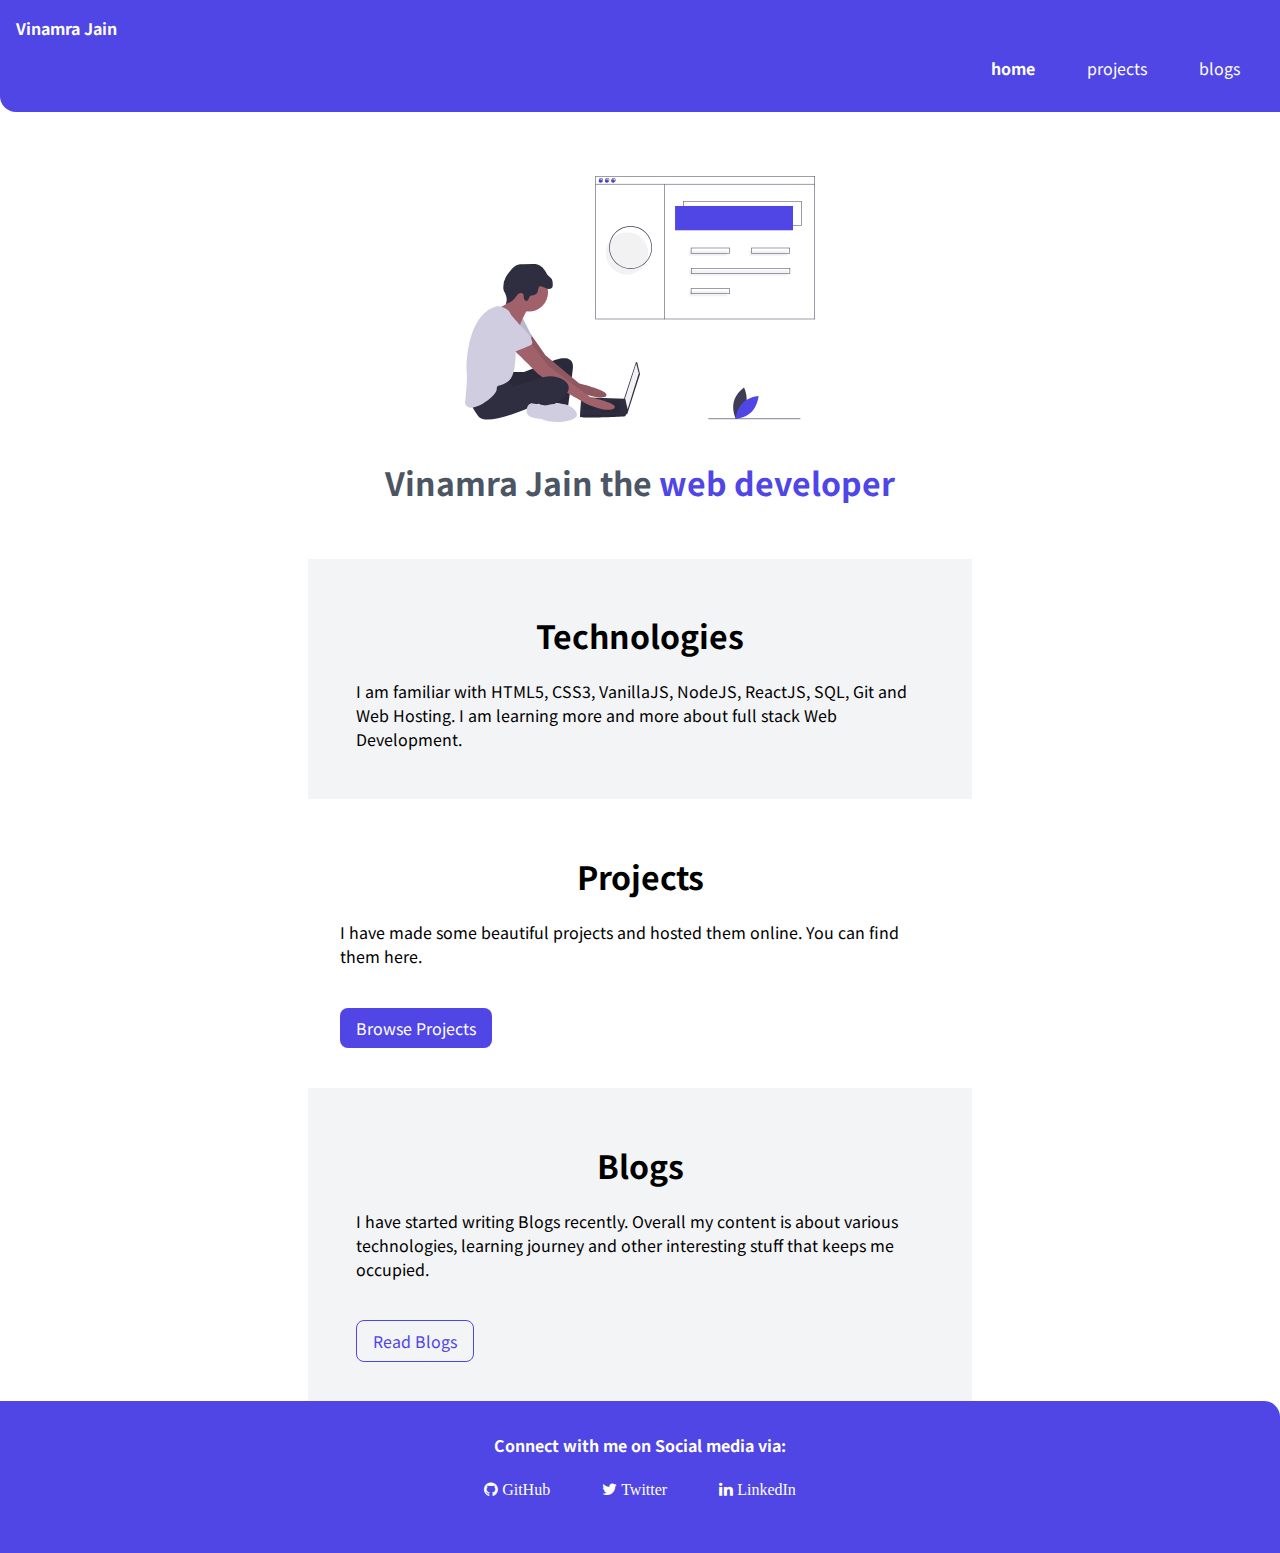
<file: index.html>
<!DOCTYPE html>
<html lang="en">
  <head>
    <meta charset="UTF-8" />
    <meta name="viewport" content="width=device-width, initial-scale=1.0" />
    <meta name="theme-color" content="#4F46E5" />
    <title>Home | Vinamra Jain</title>
    <link rel="stylesheet" href="style.css" />
    <link rel="icon" href="images/favicon.ico" />
    <link
      rel="stylesheet"
      href="https://cdnjs.cloudflare.com/ajax/libs/font-awesome/4.7.0/css/font-awesome.min.css"
    />
  </head>
  <body>
    <nav class="navigation">
      <div class="brand-name">Vinamra Jain</div>
      <ul class="list-non-bullet">
        <li class="list-item-inline">
          <a class="link link-active" href="/index.html">home</a>
        </li>
        <li class="list-item-inline">
          <a class="link" href="/projects.html">projects</a>
        </li>
        <li class="list-item-inline">
          <a class="link" href="/blogs.html">blogs</a>
        </li>
      </ul>
    </nav>

    <header class="hero">
      <img class="hero-img" src="../images/hero.svg" />
      <h1 class="hero-heading">
        Vinamra Jain the
        <span style="color: var(--primary-color)">web developer</span>
      </h1>
    </header>

    <section class="section ow">
      <div class="container container-center">
        <h1>Technologies</h1>
        <p>
          I am familiar with HTML5, CSS3, VanillaJS, NodeJS, ReactJS, SQL, Git
          and Web Hosting. I am learning more and more about full stack Web
          Development.
        </p>
      </div>
    </section>

    <section class="section">
      <div class="container container-center">
        <h1>Projects</h1>
        <p>
          I have made some beautiful projects and hosted them online. You can
          find them here.
        </p>
        <div class="link-container">
          <a class="link link-primary" href="projects.html">Browse Projects</a>
        </div>
      </div>
    </section>

    <section class="section ow">
      <div class="container container-center">
        <h1>Blogs</h1>
        <p>
          I have started writing Blogs recently. Overall my content is about
          various technologies, learning journey and other interesting stuff
          that keeps me occupied.
        </p>
        <p></p>
        <div class="link-container">
          <a class="link link-secondary" href="blogs.html">Read Blogs</a>
        </div>
      </div>
    </section>

    <footer class="footer">
      <div class="footer-header">Connect with me on Social media via:</div>

      <ul class="list-non-bullet">
        <li class="list-item-inline">
          <a
            class="link fa fa-github"
            href="https://github.com/vinamra-jain"
            target="_blank"
          >
            GitHub</a
          >
        </li>
        <li class="list-item-inline">
          <a
            class="link fa fa-twitter"
            href="https://twitter.com/Vinamra_J"
            target="_blank"
          >
            Twitter</a
          >
        </li>
        <li class="list-item-inline">
          <a
            class="link fa fa-linkedin"
            href="https://www.linkedin.com/in/vinamra-jain/"
            target="_blank"
          >
            LinkedIn</a
          >
        </li>
      </ul>
    </footer>
  </body>
</html>
</file>
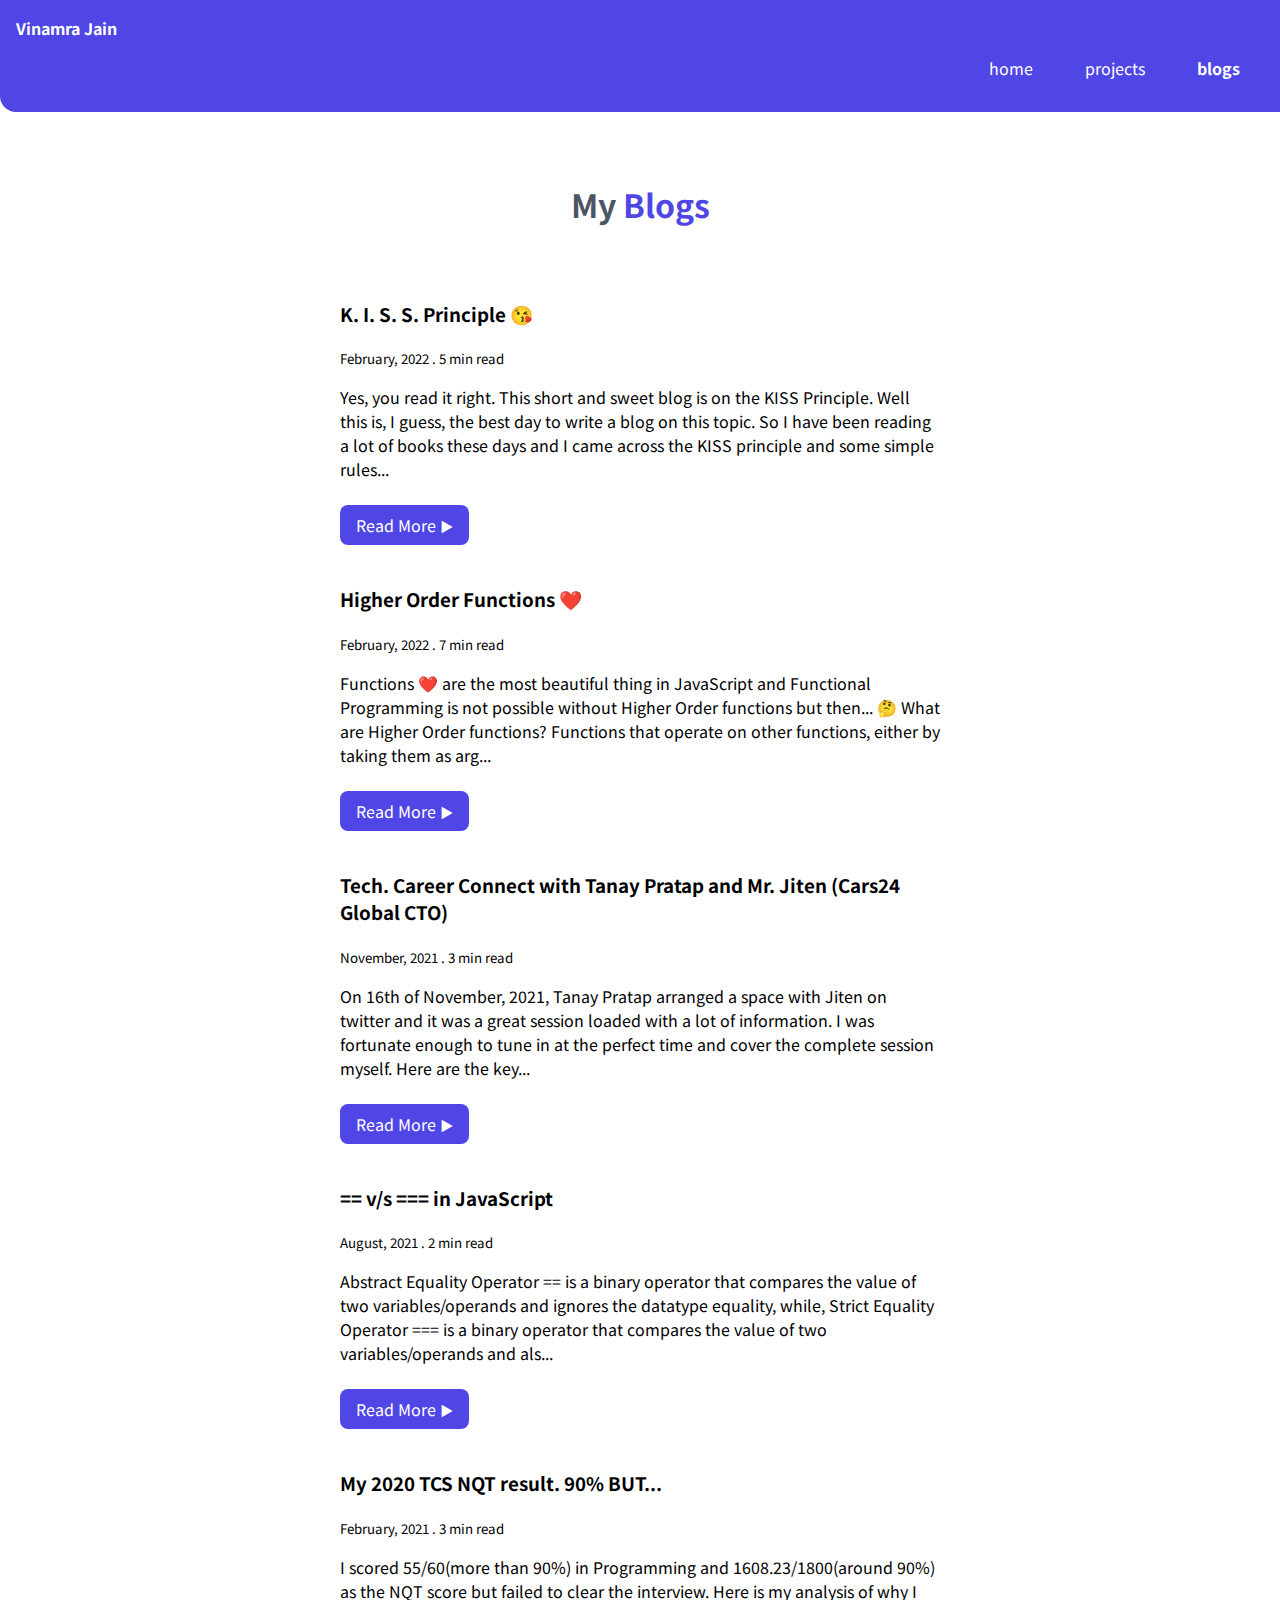
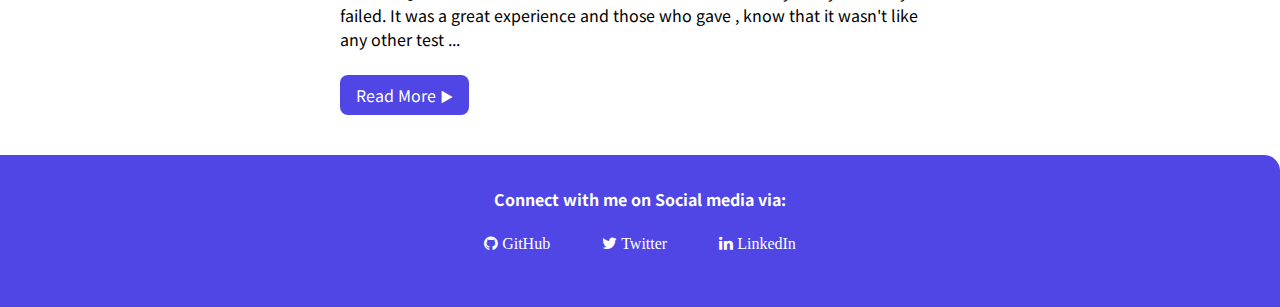
<file: blogs.html>
<!DOCTYPE html>
<html lang="en">
  <head>
    <meta charset="UTF-8" />
    <meta name="viewport" content="width=device-width, initial-scale=1.0" />
    <meta name="theme-color" content="#4F46E5" />
    <title>Blogs | Vinamra Jain</title>
    <link rel="stylesheet" href="style.css" />
    <link rel="icon" href="images/favicon.ico" />
    <link
      rel="stylesheet"
      href="https://cdnjs.cloudflare.com/ajax/libs/font-awesome/4.7.0/css/font-awesome.min.css"
    />
  </head>
  <body>
    <nav class="navigation">
      <div class="brand-name">Vinamra Jain</div>
      <ul class="list-non-bullet">
        <li class="list-item-inline">
          <a class="link" href="/index.html">home</a>
        </li>
        <li class="list-item-inline">
          <a class="link" href="/projects.html">projects</a>
        </li>
        <li class="list-item-inline">
          <a class="link link-active" href="/blogs.html">blogs</a>
        </li>
      </ul>
    </nav>

    <header class="hero">
      <h1 class="hero-heading">
        My <span style="color: var(--primary-color)">Blogs</span>
      </h1>
    </header>

    <div class="container container-center">
      <ul class="list-blogs">
        <li class="list-individual-blog">
          <h3>K. I. S. S. Principle 😘</h3>
          <small>February, 2022 . 5 min read</small>
          <p class="summary-blog">
            Yes, you read it right. This short and sweet blog is on the KISS Principle. Well this is, I guess, the best day to write a blog on this topic. So I have been reading a lot of books these days and I came across the KISS principle and some simple rules...</p>
            <a
              class="link link-primary"
              href="https://vinamrajain.hashnode.dev/k-i-s-s-principle"
              target="_blank"
              >Read More <small>▶</small>
            </a>
          </p>
        </li>
        <li class="list-individual-blog">
          <h3>Higher Order Functions ❤️</h3>
          <small>February, 2022 . 7 min read</small>
          <p class="summary-blog">
            Functions ❤️ are the most beautiful thing in JavaScript and Functional Programming is not possible without Higher Order functions but then... 🤔 What are Higher Order functions? Functions that operate on other functions, either by taking them as arg...</p>
            <a
              class="link link-primary"
              href="https://vinamrajain.hashnode.dev/higher-order-functions"
              target="_blank"
              >Read More <small>▶</small>
            </a>
          </p>
        </li>
        <li class="list-individual-blog">
          <h3>Tech. Career Connect with Tanay Pratap and Mr. Jiten (Cars24 Global CTO)</h3>
          <small>November, 2021 . 3 min read</small>
          <p class="summary-blog">
            On 16th of November, 2021, Tanay Pratap arranged a space with Jiten on twitter and it was a great session loaded with a lot of information. I was fortunate enough to tune in at the perfect time and cover the complete session myself. Here are the key...</p>
            <a
              class="link link-primary"
              href="https://vinamrajain.hashnode.dev/tech-career-connect-with-tanay-pratap-and-mr-jiten-cars24-global-cto"
              target="_blank"
              >Read More <small>▶</small>
            </a>
          </p>
        </li>
        <li class="list-individual-blog">
          <h3>== v/s === in JavaScript</h3>
          <small>August, 2021 . 2 min read</small>
          <p class="summary-blog">
            Abstract Equality Operator == is a binary operator that compares the
            value of two variables/operands and ignores the datatype equality,
            while, Strict Equality Operator === is a binary operator that
            compares the value of two variables/operands and als...
          </p>
          <a
            class="link link-primary"
            href="https://vinamrajain.hashnode.dev/equality-operators-in-javascript"
            target="_blank"
            >Read More <small>▶</small>
          </a>
        </li>
        <li class="list-individual-blog">
          <h3>My 2020 TCS NQT result. 90% BUT...</h3>
          <small>February, 2021 . 3 min read</small>
          <p class="summary-blog">
            I scored 55/60(more than 90%) in Programming and 1608.23/1800(around
            90%) as the NQT score but failed to clear the interview. Here is my
            analysis of why I failed. It was a great experience and those who
            gave , know that it wasn't like any other test ...</p>
            <a
              class="link link-primary"
              href="https://vinamrajain.hashnode.dev/my-2020-tcs-nqt-result"
              target="_blank"
              >Read More <small>▶</small>
            </a>
          </p>
        </li>
      </ul>
    </div>

    <footer class="footer">
      <div class="footer-header">Connect with me on Social media via:</div>
      <ul class="list-non-bullet">
        <li class="list-item-inline">
          <a
            class="link fa fa-github"
            href="https://github.com/vinamra-jain"
            target="_blank"
          >
            GitHub</a
          >
        </li>
        <li class="list-item-inline">
          <a
            class="link fa fa-twitter"
            href="https://twitter.com/Vinamra_J"
            target="_blank"
          >
            Twitter</a
          >
        </li>
        <li class="list-item-inline">
          <a
            class="link fa fa-linkedin"
            href="https://www.linkedin.com/in/vinamra-jain/"
            target="_blank"
          >
            LinkedIn</a
          >
        </li>
      </ul>
    </footer>
  </body>
</html>
</file>
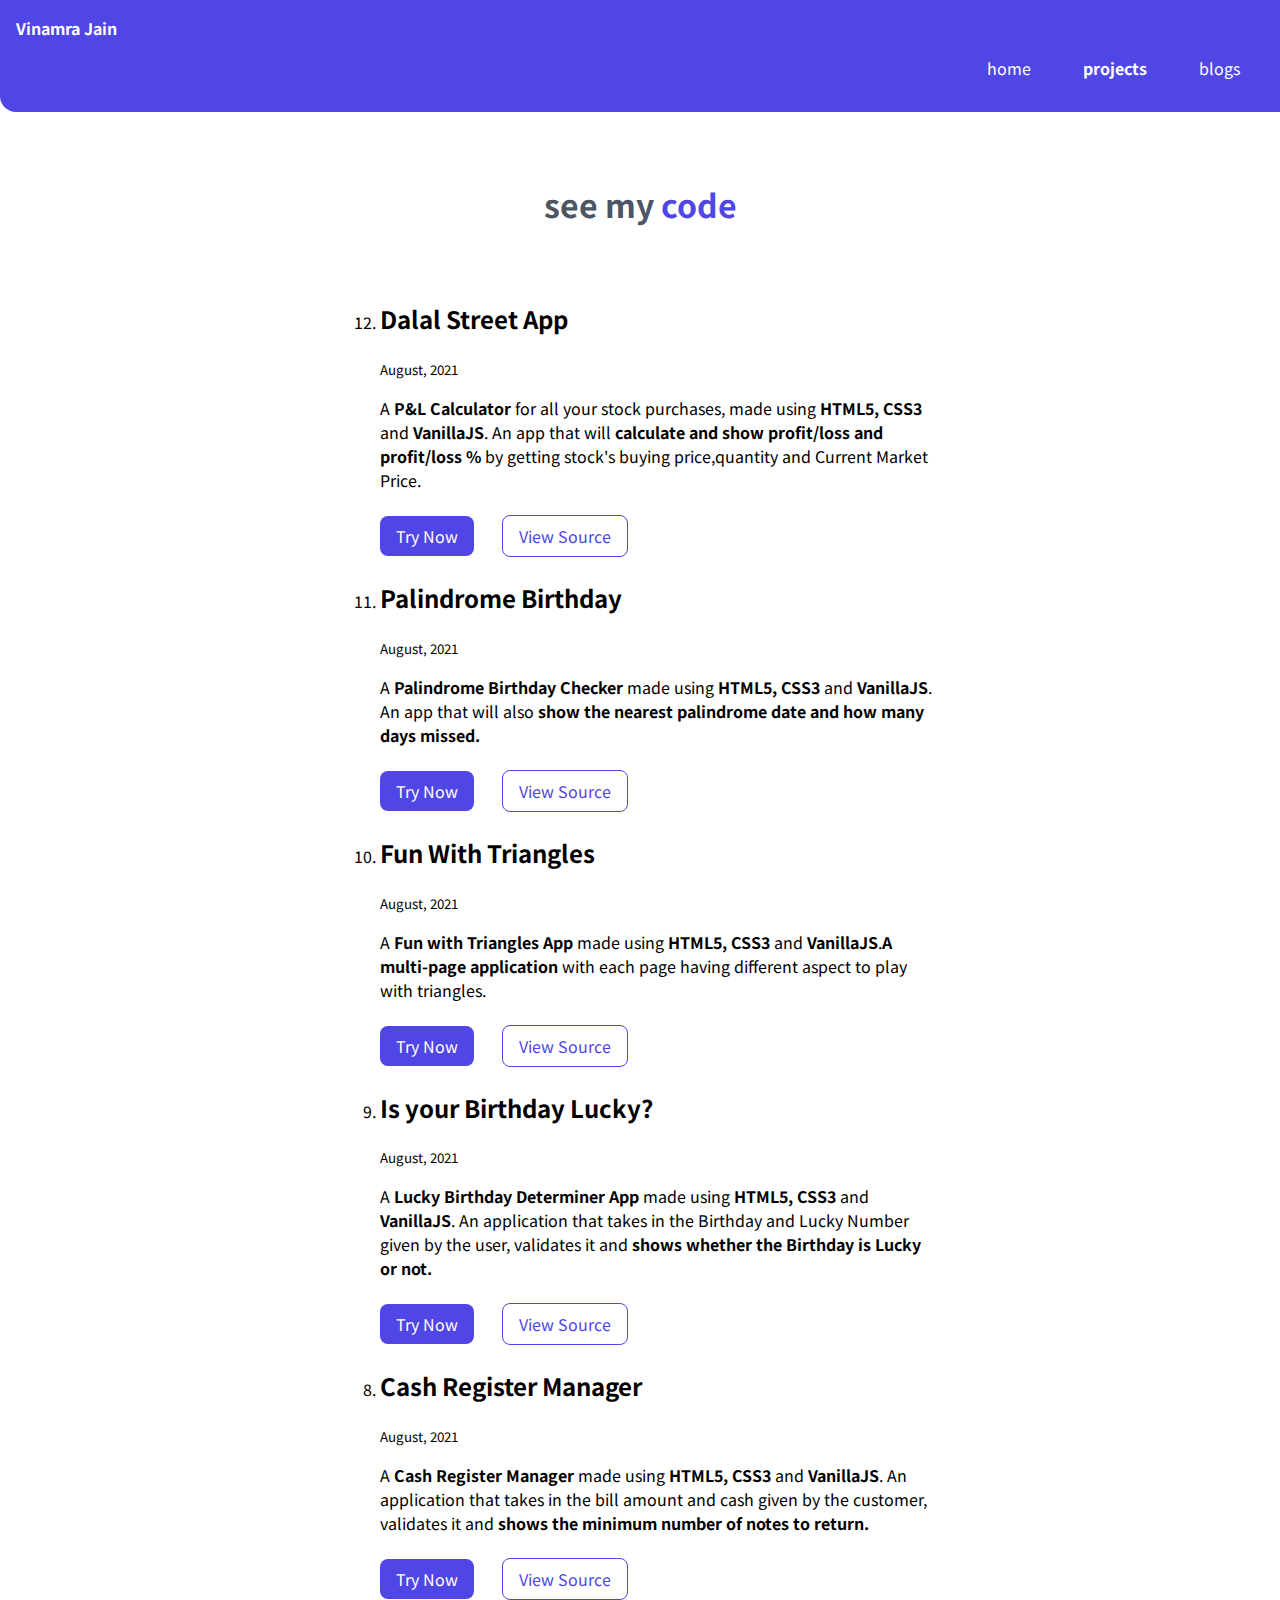
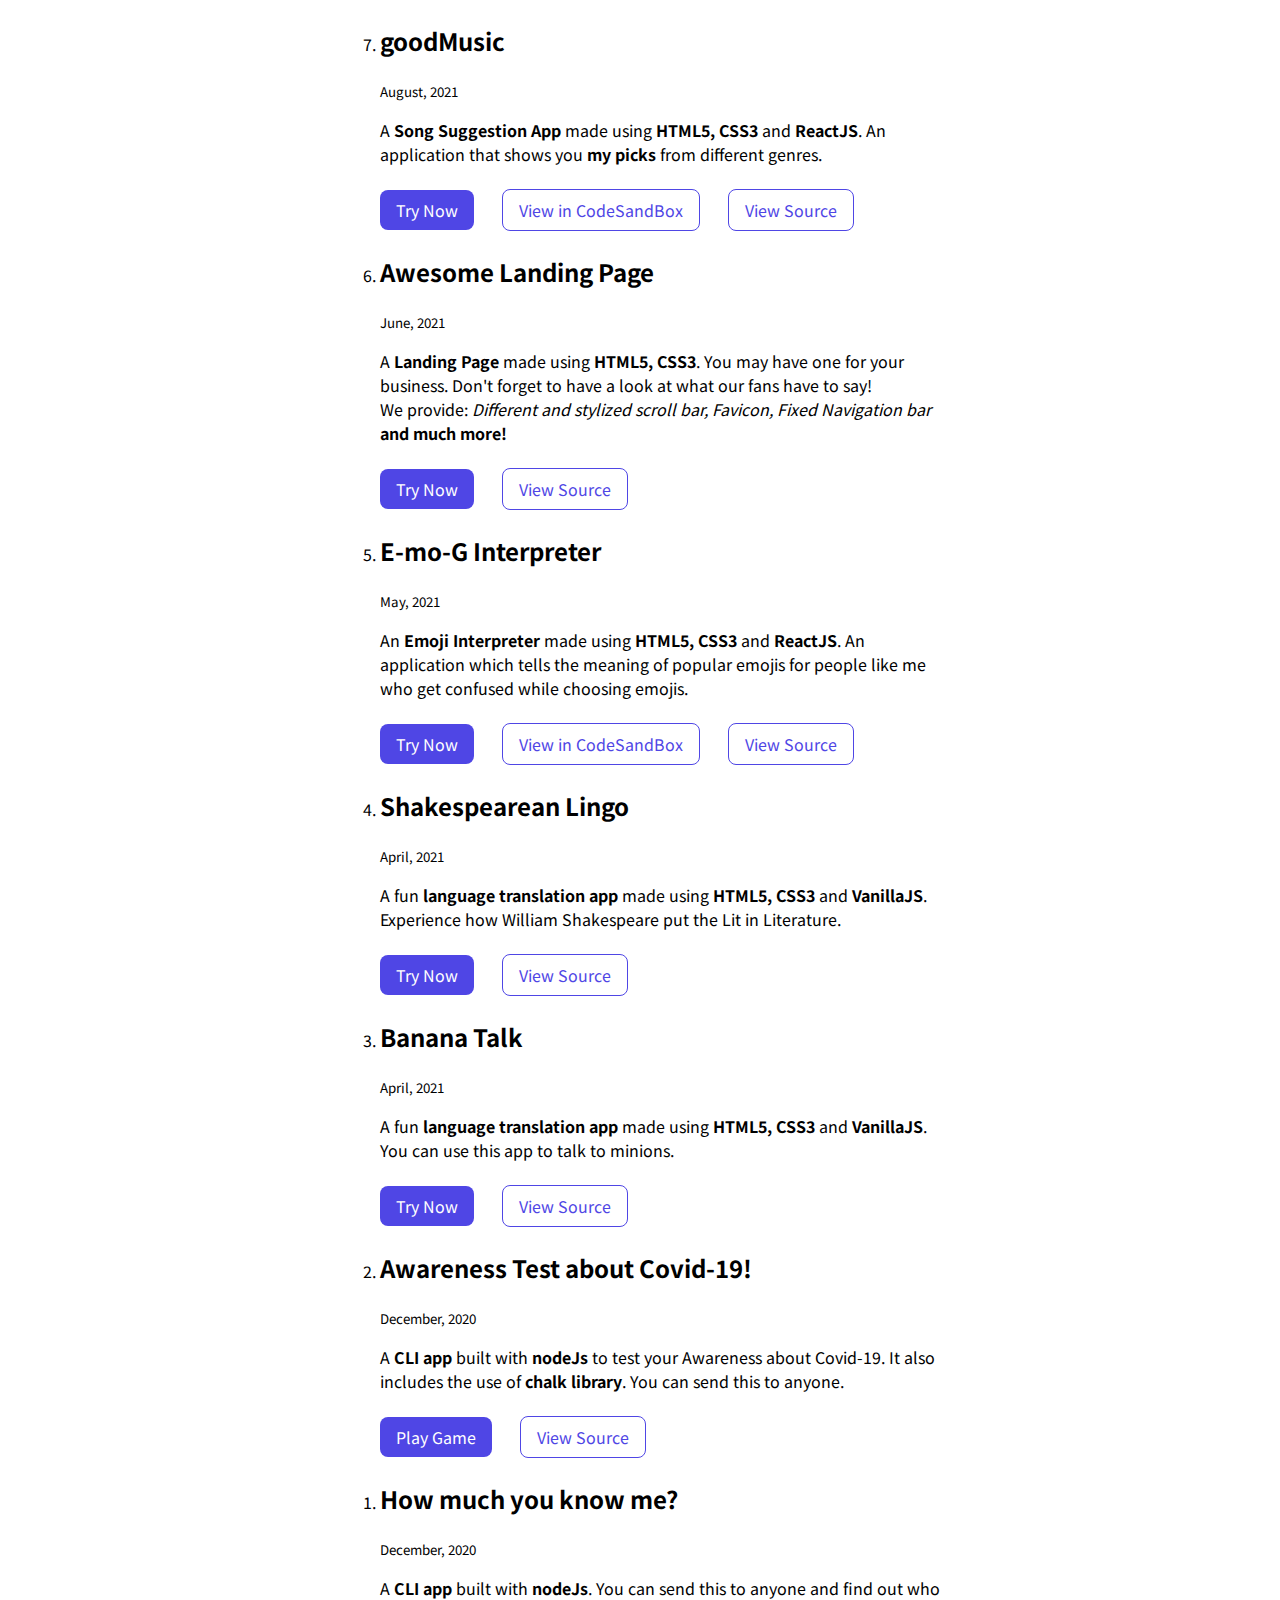
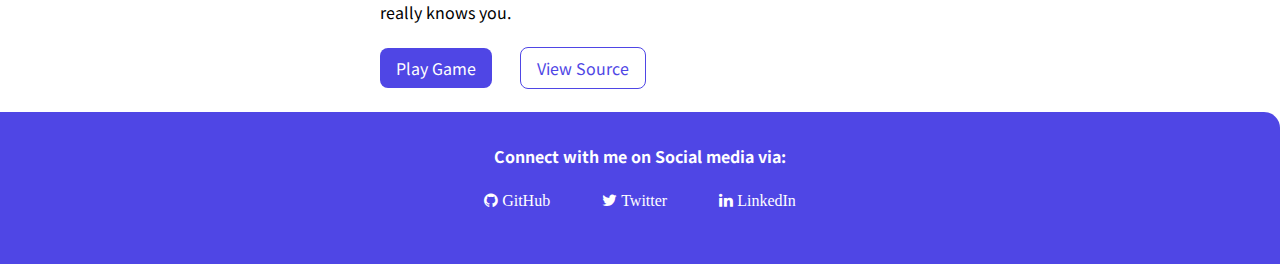
<file: projects.html>
<!DOCTYPE html>
<html lang="en">
  <head>
    <meta charset="UTF-8" />
    <meta name="viewport" content="width=device-width, initial-scale=1.0" />
    <meta name="theme-color" content="#4F46E5" />
    <title>Projects | Vinamra Jain</title>
    <link rel="stylesheet" href="style.css" />
    <link rel="icon" href="images/favicon.ico" />
    <link
      rel="stylesheet"
      href="https://cdnjs.cloudflare.com/ajax/libs/font-awesome/4.7.0/css/font-awesome.min.css"
    />
  </head>
  <body>
    <nav class="navigation">
      <div class="brand-name">Vinamra Jain</div>
      <ul class="list-non-bullet">
        <li class="list-item-inline">
          <a class="link" href="/index.html">home</a>
        </li>
        <li class="list-item-inline">
          <a class="link link-active" href="/projects.html">projects</a>
        </li>
        <li class="list-item-inline">
          <a class="link" href="/blogs.html">blogs</a>
        </li>
      </ul>
    </nav>

    <header class="hero">
      <h1 class="hero-heading">
        see my <span style="color: var(--primary-color)">code</span>
      </h1>
    </header>

    <div class="container container-center">
      <ol reversed>
        <li>
          <h2>Dalal Street App</h2>
          <small>August, 2021</small>
          <p>
            A <strong>P&L Calculator</strong> for all your stock purchases, made
            using <strong>HTML5, CSS3</strong> and <strong>VanillaJS</strong>.
            An app that will
            <strong>calculate and show profit/loss and profit/loss % </strong>by
            getting stock's buying price,quantity and Current Market Price.
          </p>
          <div class="link-container-projects">
            <a
              class="link link-primary"
              href="https://dalalstreet.netlify.app/"
              target="_blank"
              style="margin-right: 1.5rem"
              >Try Now</a
            >
            <a
              class="link link-secondary"
              href="https://github.com/vinamra-jain/markFourteen"
              target="_blank"
              >View Source</a
            >
          </div>
        </li>
        <li>
          <h2>Palindrome Birthday</h2>
          <small>August, 2021</small>
          <p>
            A <strong>Palindrome Birthday Checker</strong> made using
            <strong>HTML5, CSS3</strong> and <strong>VanillaJS</strong>. An app
            that will also<strong>
              show the nearest palindrome date and how many days missed.</strong
            >
          </p>
          <div class="link-container-projects">
            <a
              class="link link-primary"
              href="https://palindromebirthday-app.netlify.app/"
              target="_blank"
              style="margin-right: 1.5rem"
              >Try Now</a
            >
            <a
              class="link link-secondary"
              href="https://github.com/vinamra-jain/markThirteen"
              target="_blank"
              >View Source</a
            >
          </div>
        </li>
        <li>
          <h2>Fun With Triangles</h2>
          <small>August, 2021</small>
          <p>
            A <strong>Fun with Triangles App</strong> made using
            <strong>HTML5, CSS3</strong> and <strong>VanillaJS</strong>.<strong
              >A multi-page application</strong
            >
            with each page having different aspect to play with triangles.
          </p>
          <div class="link-container-projects">
            <a
              class="link link-primary"
              href="https://fun-with-tri-angle.netlify.app/"
              target="_blank"
              style="margin-right: 1.5rem"
              >Try Now</a
            >
            <a
              class="link link-secondary"
              href="https://github.com/vinamra-jain/markTwelve"
              target="_blank"
              >View Source</a
            >
          </div>
        </li>
        <li>
          <h2>Is your Birthday Lucky?</h2>
          <small>August, 2021</small>
          <p>
            A <strong>Lucky Birthday Determiner App</strong> made using
            <strong>HTML5, CSS3</strong> and <strong>VanillaJS</strong>. An
            application that takes in the Birthday and Lucky Number given by the
            user, validates it and
            <strong>shows whether the Birthday is Lucky or not.</strong>
          </p>
          <div class="link-container-projects">
            <a
              class="link link-primary"
              href="https://luckydobapp.netlify.app/"
              target="_blank"
              style="margin-right: 1.5rem"
              >Try Now</a
            >
            <a
              class="link link-secondary"
              href="https://github.com/vinamra-jain/markEleven"
              target="_blank"
              >View Source</a
            >
          </div>
        </li>
        <li>
          <h2>Cash Register Manager</h2>
          <small>August, 2021</small>
          <p>
            A <strong>Cash Register Manager</strong> made using
            <strong>HTML5, CSS3</strong> and <strong>VanillaJS</strong>. An
            application that takes in the bill amount and cash given by the
            customer, validates it and
            <strong>shows the minimum number of notes to return.</strong>
          </p>
          <div class="link-container-projects">
            <a
              class="link link-primary"
              href="https://cashregistermanagerapp.netlify.app/"
              target="_blank"
              style="margin-right: 1.5rem"
              >Try Now</a
            >
            <a
              class="link link-secondary"
              href="https://github.com/vinamra-jain/markTen"
              target="_blank"
              >View Source</a
            >
          </div>
        </li>
        <li>
          <h2>goodMusic</h2>
          <small>August, 2021</small>
          <p>
            A <strong>Song Suggestion App</strong> made using
            <strong>HTML5, CSS3</strong> and <strong>ReactJS</strong>. An
            application that shows you <strong>my picks</strong> from different
            genres.
          </p>
          <div class="link-container-projects">
            <a
              class="link link-primary"
              href="https://songsuggestion.netlify.app/"
              target="_blank"
              style="margin-right: 1.5rem"
              >Try Now</a
            >
            <a
              class="link link-secondary"
              href="https://vngow.csb.app/"
              target="_blank"
              style="margin-right: 1.5rem"
              >View in CodeSandBox</a
            >
            <a
              class="link link-secondary"
              href="https://github.com/vinamra-jain/markNine"
              target="_blank"
              >View Source</a
            >
          </div>
        </li>
        <li>
          <h2>Awesome Landing Page</h2>
          <small>June, 2021</small>
          <p>
            A <strong>Landing Page</strong> made using
            <strong>HTML5, CSS3</strong>. You may have one for your business.
            Don't forget to have a look at what our fans have to say!<br />
            We provide:
            <em
              >Different and stylized scroll bar, Favicon, Fixed Navigation
              bar</em
            >
            <b> and much more!</b>
          </p>
          <div class="link-container-projects">
            <a
              class="link link-primary"
              href="https://awesomelandingpage.netlify.app/"
              target="_blank"
              style="margin-right: 1.5rem"
              >Try Now</a
            >
            <a
              class="link link-secondary"
              href="https://github.com/vinamra-jain/awesomeLandingPage"
              target="_blank"
              >View Source</a
            >
          </div>
        </li>

        <li>
          <h2>E-mo-G Interpreter</h2>
          <small>May, 2021</small>
          <p>
            An <strong>Emoji Interpreter</strong> made using
            <strong>HTML5, CSS3</strong> and <strong>ReactJS</strong>. An
            application which tells the meaning of popular emojis for people
            like me who get confused while choosing emojis.
          </p>
          <div class="link-container-projects">
            <a
              class="link link-primary"
              href="https://emoginterpreter.netlify.app/"
              target="_blank"
              style="margin-right: 1.5rem"
              >Try Now</a
            >
            <a
              class="link link-secondary"
              href="https://7zvt8.csb.app/"
              target="_blank"
              style="margin-right: 1.5rem"
              >View in CodeSandBox</a
            >
            <a
              class="link link-secondary"
              href="https://github.com/vinamra-jain/markEight"
              target="_blank"
              >View Source</a
            >
          </div>
        </li>

        <li>
          <h2>Shakespearean Lingo</h2>
          <small>April, 2021</small>
          <p>
            A fun <strong>language translation app</strong> made using
            <strong>HTML5, CSS3</strong> and <strong>VanillaJS</strong>.
            Experience how William Shakespeare put the Lit in Literature.
          </p>
          <div class="link-container-projects">
            <a
              class="link link-primary"
              href="https://shakespeareanlingo.netlify.app/"
              target="_blank"
              style="margin-right: 1.5rem"
              >Try Now</a
            >
            <a
              class="link link-secondary"
              href="https://github.com/vinamra-jain/markSeven"
              target="_blank"
              >View Source</a
            >
          </div>
        </li>

        <li>
          <h2>Banana Talk</h2>
          <small>April, 2021</small>
          <p>
            A fun <strong>language translation app</strong> made using
            <strong>HTML5, CSS3</strong> and <strong>VanillaJS</strong>. You can
            use this app to talk to minions.
          </p>
          <div class="link-container-projects">
            <a
              class="link link-primary"
              href="https://bananaaa.netlify.app/"
              target="_blank"
              style="margin-right: 1.5rem"
              >Try Now</a
            >
            <a
              class="link link-secondary"
              href="https://github.com/vinamra-jain/markSix"
              target="_blank"
              >View Source</a
            >
          </div>
        </li>

        <li>
          <h2>Awareness Test about Covid-19!</h2>
          <small>December, 2020</small>
          <p>
            A <strong>CLI app</strong> built with <strong>nodeJs</strong> to
            test your Awareness about Covid-19. It also includes the use of
            <strong>chalk library</strong>. You can send this to anyone.
          </p>
          <div class="link-container-projects">
            <a
              class="link link-primary"
              href="https://repl.it/@vinamrajain1/firstCLIApp?embed=1&output=1#index.js"
              target="_blank"
              style="margin-right: 1.5rem"
              >Play Game</a
            >
            <a
              class="link link-secondary"
              href="https://github.com/vinamra-jain/markTwo"
              target="_blank"
              >View Source</a
            >
          </div>
        </li>

        <li>
          <h2>How much you know me?</h2>
          <small>December, 2020</small>
          <p>
            A <strong>CLI app</strong> built with <strong>nodeJs</strong>. You
            can send this to anyone and find out who really knows you.
          </p>
          <div class="link-container-projects">
            <a
              class="link link-primary"
              href="https://repl.it/@vinamrajain1/howMuchYouKnowMe?embed=1&output=1#index.js"
              target="_blank"
              style="margin-right: 1.5rem"
              >Play Game</a
            >
            <a
              class="link link-secondary"
              href="https://github.com/vinamra-jain/markOne"
              target="_blank"
              >View Source</a
            >
          </div>
        </li>
      </ol>
    </div>

    <footer class="footer">
      <div class="footer-header">Connect with me on Social media via:</div>

      <ul class="list-non-bullet">
        <li class="list-item-inline">
          <a
            class="link fa fa-github"
            href="https://github.com/vinamra-jain"
            target="_blank"
          >
            GitHub</a
          >
        </li>
        <li class="list-item-inline">
          <a
            class="link fa fa-twitter"
            href="https://twitter.com/Vinamra_J"
            target="_blank"
          >
            Twitter</a
          >
        </li>
        <li class="list-item-inline">
          <a
            class="link fa fa-linkedin"
            href="https://www.linkedin.com/in/vinamra-jain/"
            target="_blank"
          >
            LinkedIn</a
          >
        </li>
      </ul>
    </footer>
  </body>
</html>
</file>
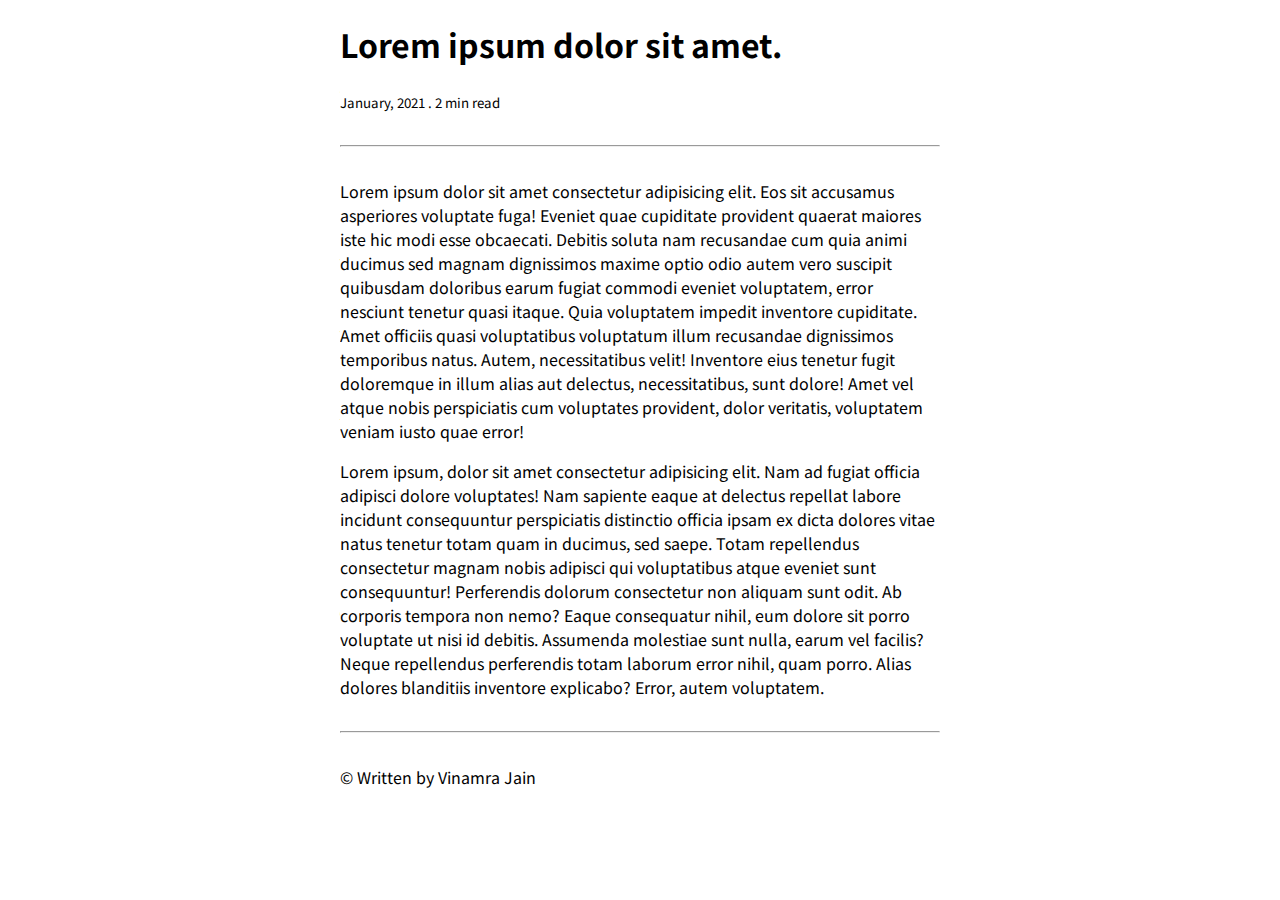
<file: Blogs/blogOne.html>
<!DOCTYPE html>
<html lang="en">
<head>
    <meta charset="UTF-8">
    <meta http-equiv="X-UA-Compatible" content="IE=edge">
    <meta name="viewport" content="width=device-width, initial-scale=1.0">
    <link rel="stylesheet" href="../style.css">
    <title>Lorem ipsum</title>
</head>
<body>
    <div class="container-center">
        <h1>Lorem ipsum dolor sit amet.</h1>
        <small>January, 2021 . 2 min read</small>
        <hr>
        <p>Lorem ipsum dolor sit amet consectetur adipisicing elit. Eos sit accusamus asperiores voluptate fuga! Eveniet quae cupiditate provident quaerat maiores iste hic modi esse obcaecati. Debitis soluta nam recusandae cum quia animi ducimus sed magnam dignissimos maxime optio odio autem vero suscipit quibusdam doloribus earum fugiat commodi eveniet voluptatem, error nesciunt tenetur quasi itaque. Quia voluptatem impedit inventore cupiditate. Amet officiis quasi voluptatibus voluptatum illum recusandae dignissimos temporibus natus. Autem, necessitatibus velit! Inventore eius tenetur fugit doloremque in illum alias aut delectus, necessitatibus, sunt dolore! Amet vel atque nobis perspiciatis cum voluptates provident, dolor veritatis, voluptatem veniam iusto quae error!</p>
        <p>Lorem ipsum, dolor sit amet consectetur adipisicing elit. Nam ad fugiat officia adipisci dolore voluptates! Nam sapiente eaque at delectus repellat labore incidunt consequuntur perspiciatis distinctio officia ipsam ex dicta dolores vitae natus tenetur totam quam in ducimus, sed saepe. Totam repellendus consectetur magnam nobis adipisci qui voluptatibus atque eveniet sunt consequuntur! Perferendis dolorum consectetur non aliquam sunt odit. Ab corporis tempora non nemo? Eaque consequatur nihil, eum dolore sit porro voluptate ut nisi id debitis. Assumenda molestiae sunt nulla, earum vel facilis? Neque repellendus perferendis totam laborum error nihil, quam porro. Alias dolores blanditiis inventore explicabo? Error, autem voluptatem.</p>
        <hr>
        <footer>
            <p>&copy; Written by Vinamra Jain</p>
        </footer>
    </div>
</body>
</html>
</file>
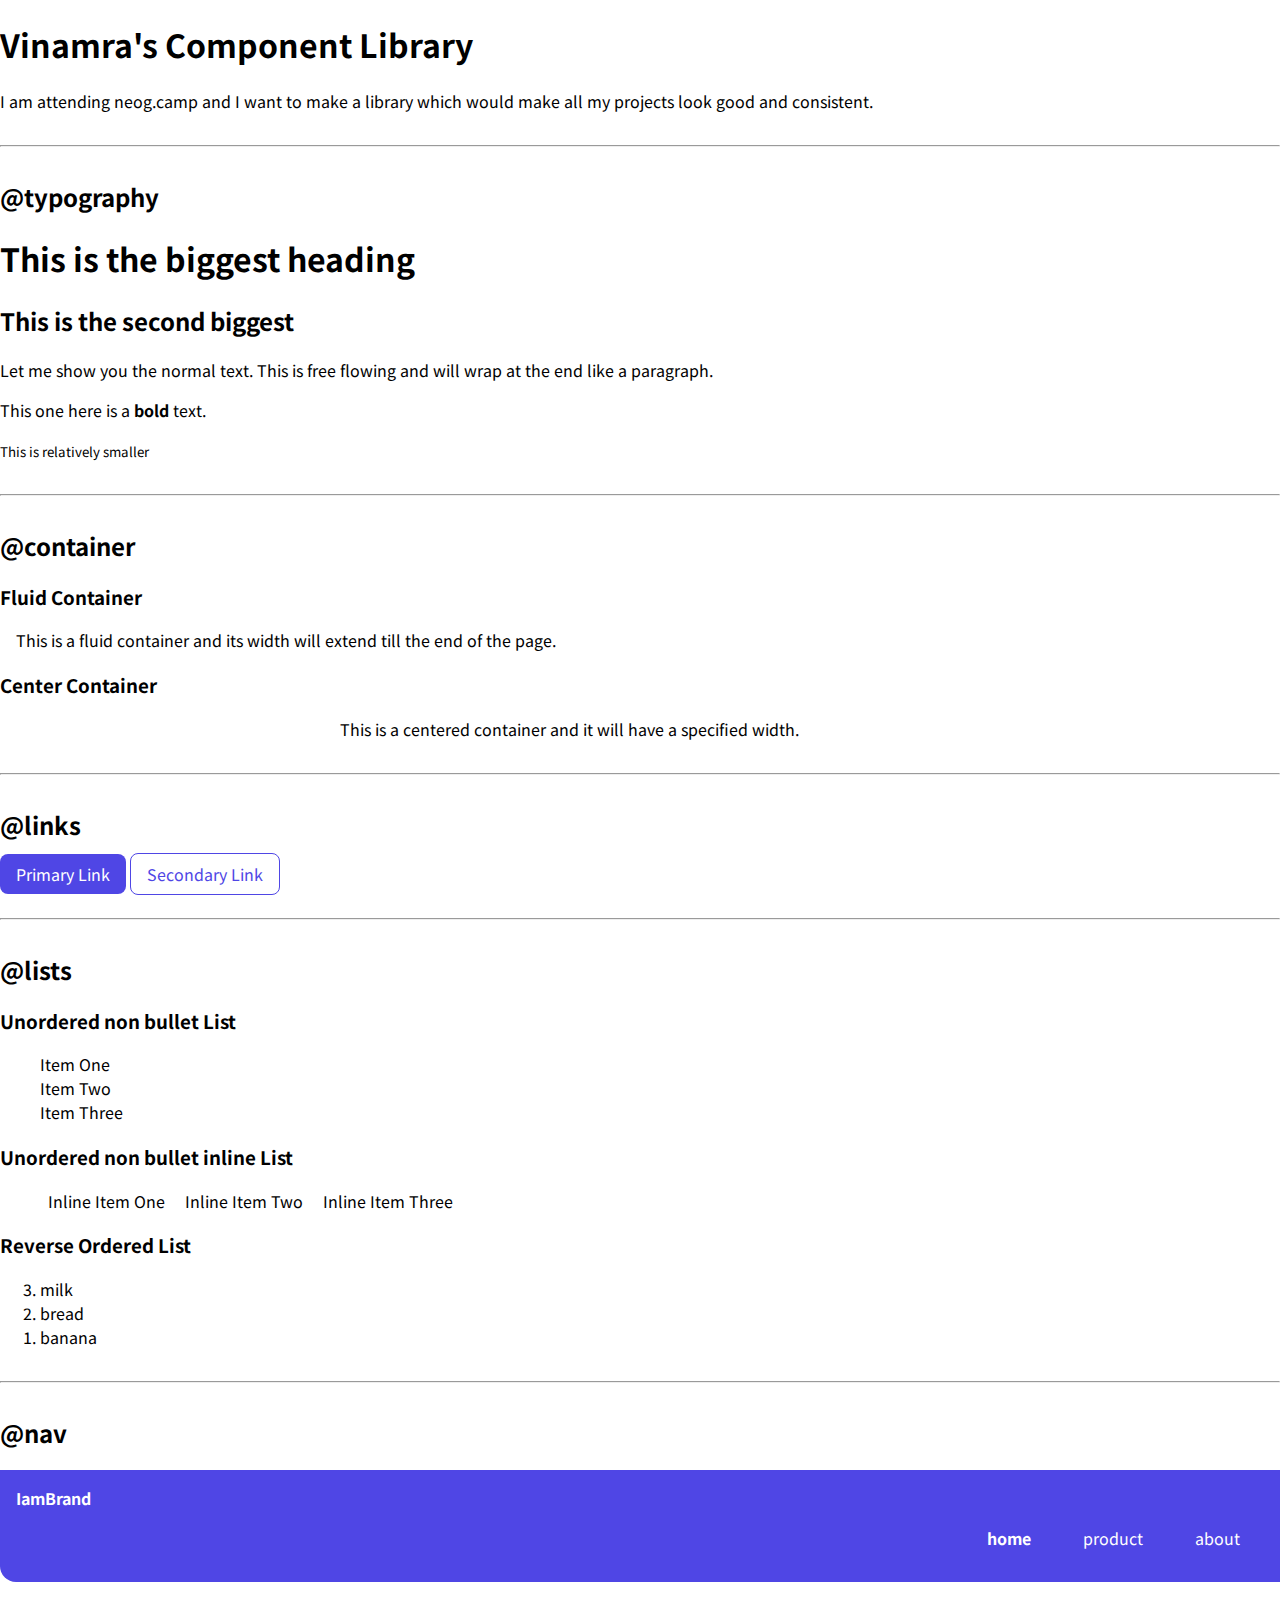
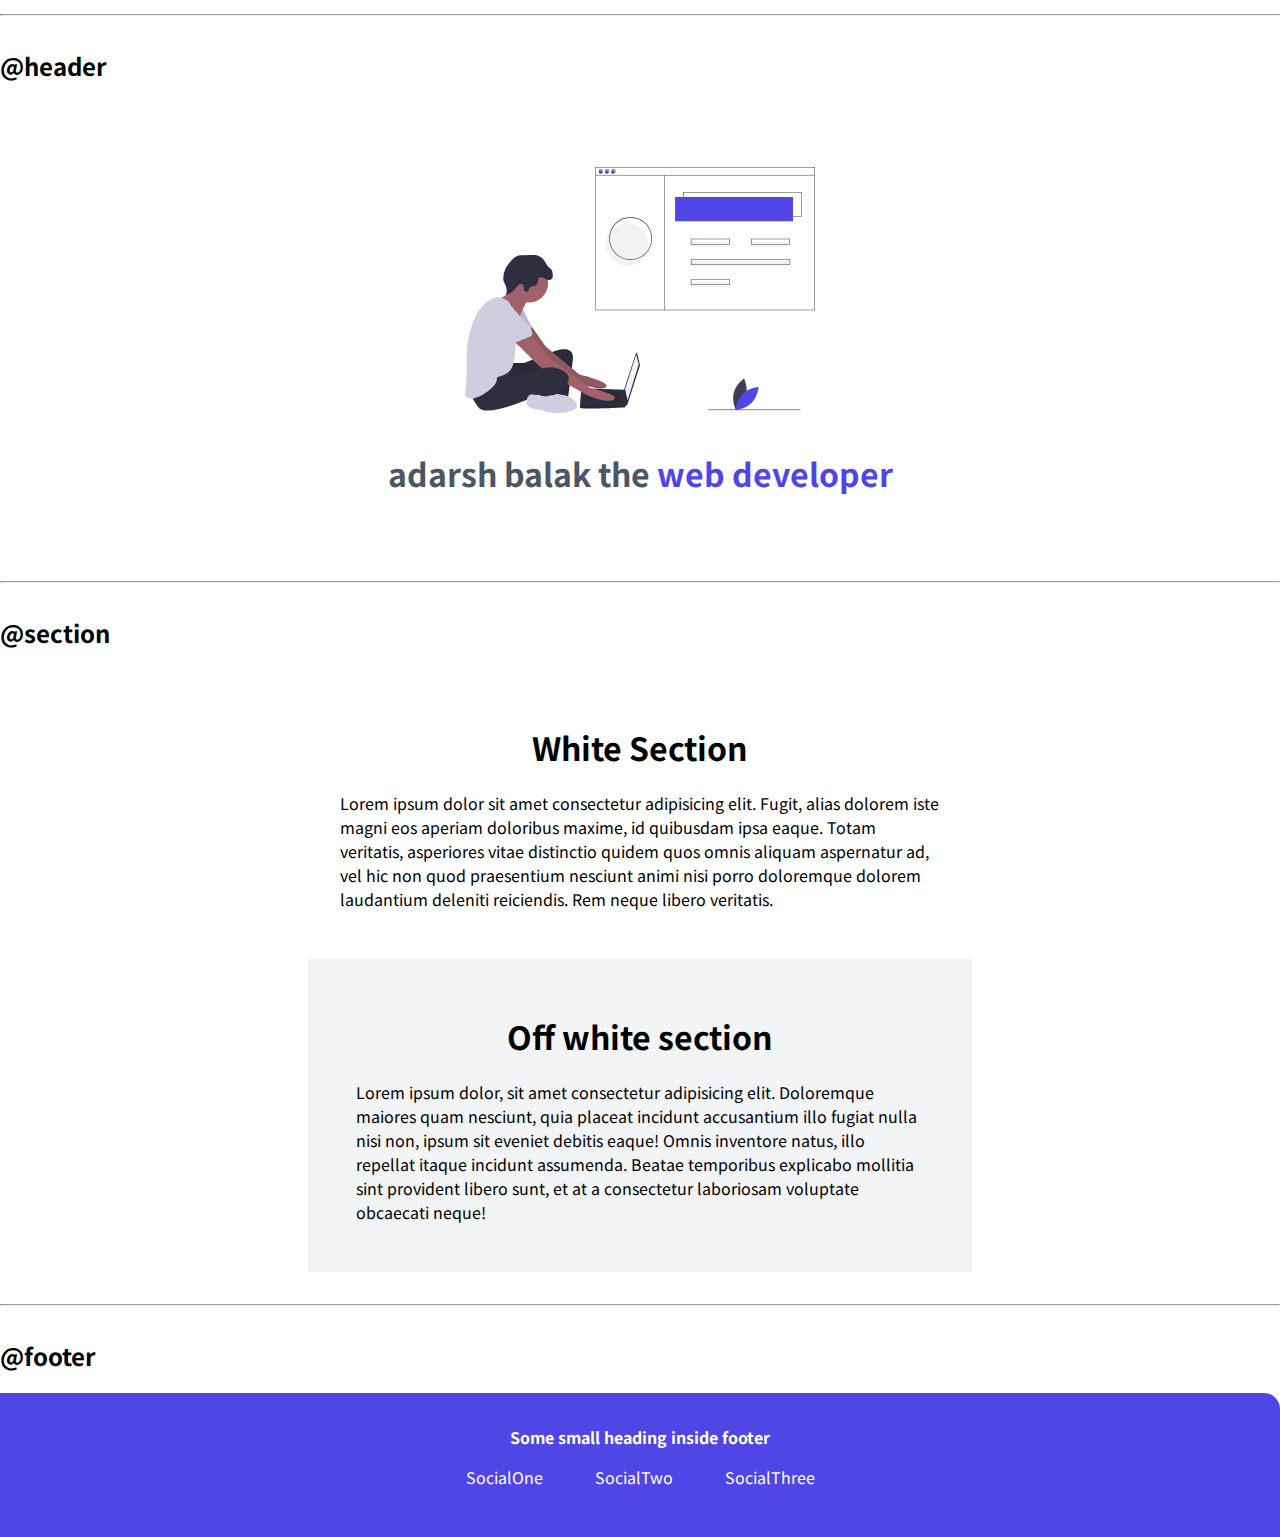
<file: Component Library/component.html>
<!DOCTYPE html>
<html lang="en">
<head>
    <meta charset="UTF-8">
    <meta name="viewport" content="width=device-width, initial-scale=1.0">
    <meta name="theme-color" content="#4F46E5">
    <title>Component Library</title>
    <link rel="icon" href="../images/favicon.ico">
    <link rel="stylesheet" href="../style.css">
</head>
<body>
    <h1>Vinamra's Component Library</h1>

    <p>I am attending neog.camp and I want to make a library which would make all my projects look good and consistent.</p>

    <hr>

    <h2>@typography</h2>

    <h1>This is the biggest heading</h1>
    <h2>This is the second biggest</h2>
    <p>Let me show you the normal text. This is free flowing and will wrap at the end like a paragraph.</p>
    <p>This one here is a <strong>bold</strong> text.</p>
    <small>This is relatively smaller</small>

    <hr>

    <h2>@container</h2>

    <h3>Fluid Container</h3>
    <p class="container">This is a fluid container and its width will extend till the end of the page. </p>

    <h3>Center Container</h3>
    <p class="container container-center">This is a centered container and it will have a specified width. </p>

    <hr>

    <h2>@links</h2>

    <a class = "link link-primary"href="/">Primary Link</a>
    <a class = "link link-secondary" href="/">Secondary Link</a>

    <hr>

    <h2>@lists</h2>

    <h3>Unordered non bullet List</h3>

    <ul class="list-non-bullet">
        <li>Item One</li>
        <li>Item Two</li>
        <li>Item Three</li>
    </ul>

    <h3>Unordered non bullet inline List</h3>

    <ul class="list-non-bullet">
        <li class="list-item-inline">Inline Item One</li>
        <li class="list-item-inline">Inline Item Two</li>
        <li class="list-item-inline">Inline Item Three</li>
    </ul>

    <h3>Reverse Ordered List</h3>

    <ol reversed>
        <li>milk</li>
        <li>bread</li>
        <li>banana</li>
    </ol>

    <hr>

    <h2>@nav</h2>

    <nav class="navigation">
        <div class="brand-name">IamBrand</div>
        <ul class="list-non-bullet">
            <li class="list-item-inline">
                <a class="link link-active" href="/">home</a>
            </li>
            <li class="list-item-inline">
                <a class="link" href="/">product</a>
            </li>
            <li class="list-item-inline">
                <a class="link" href="/">about</a>
            </li>
        </ul>
    </nav>

    <hr>

    <h2>@header</h2>

    <header class="hero">
        <img class="hero-img" src="../images/hero.svg">
        <h1 class="hero-heading">adarsh balak the <span style="color: var(--primary-color);">web developer</span></h1>
    </header>

    <hr>

    <h2>@section</h2>

    <section class="section">
        <div class="container container-center">
            <h1>White Section</h1>
            <p>Lorem ipsum dolor sit amet consectetur adipisicing elit. Fugit, alias dolorem iste magni eos aperiam doloribus maxime, id quibusdam ipsa eaque. Totam veritatis, asperiores vitae distinctio quidem quos omnis aliquam aspernatur ad, vel hic non quod praesentium nesciunt animi nisi porro doloremque dolorem laudantium deleniti reiciendis. Rem neque libero veritatis.</p>
        </div>
    </section>

    <section class="section ow">
        <div class="container container-center">
            <h1>Off white section</h1>
            <p>Lorem ipsum dolor, sit amet consectetur adipisicing elit. Doloremque maiores quam nesciunt, quia placeat incidunt accusantium illo fugiat nulla nisi non, ipsum sit eveniet debitis eaque! Omnis inventore natus, illo repellat itaque incidunt assumenda. Beatae temporibus explicabo mollitia sint provident libero sunt, et at a consectetur laboriosam voluptate obcaecati neque!</p>
        </div>
        
    </section>

    <hr>

    <h2>@footer</h2>

    <footer class="footer">
        <div class="footer-header">Some small heading inside footer</div>

        <ul class="list-non-bullet">
            
            <li class="list-item-inline">
                <a class="link" href="/">SocialOne</a>
            </li>
            <li class="list-item-inline">
                <a class="link" href="/">SocialTwo</a>
            </li>
            <li class="list-item-inline">
                <a class="link" href="/">SocialThree</a>
            </li>
        </ul>
        
    </footer>

</body>
</html>
</file>
<file: style.css>
@import url('https://fonts.googleapis.com/css2?family=Noto+Sans+JP:wght@400;700&display=swap');

:root{
    --primary-color: #4F46E5;
    --off-white:#F3F4F6;
    --grey-color: #4B5563;
}

body{
    font-family: 'Noto Sans JP', sans-serif;
    margin: 0px;
}

hr{
    margin: 2rem 0rem;
}

/*Container*/

.container{
    padding: 0rem 1rem;
}

.container-center{
    max-width: 600px;
    margin: auto;
}

.container .link-container{
    margin-top: 3rem;
    margin-bottom: 1rem;
}

.container .link-container-projects{
    margin:2rem 0rem;
}

/* links */

.link{
    text-decoration: none;
    padding: 0.5rem 1rem;
}

.link-primary{
    background-color: var(--primary-color);
    color: white;
    border-radius : 0.5rem;
}

.link-secondary{
    color: var(--primary-color);
    border: 1px solid var(--primary-color);
    border-radius: 0.5rem;
}

/* lists */

.list-non-bullet{
    list-style: none;
}

.list-item-inline{
    display: inline;
    padding: 0rem 0.5rem;
}

.list-blogs{
    list-style: none;
    padding-left: 0;
}

.list-individual-blog{
    margin-bottom: 3rem;
}



/* navigation */

.navigation{
    background-color: var(--primary-color);
    padding: 1rem;
    border-bottom-left-radius: 1rem;
    color: white;
}

.navigation .brand-name{
    font-weight: bold;
}

.navigation .list-non-bullet{
    text-align: right;
}

.navigation .link{
    color: white;
}

.navigation .link-active{
    font-weight: bold;
}

/* header */

.hero{
    padding: 2rem 0rem;
}

.hero .hero-img{
    max-width: 350px;
    display: block;
    margin: auto;
    margin-top: 2rem;
}

.hero .hero-heading{
    text-align: center;
    padding-top: 1rem;
    color: var(--grey-color);
}

/* section */

.section{
    padding: 2rem;
}

.section h1{
    text-align: center;
}


.ow{
    background-color: var(--off-white);
    max-width: 600px;
    margin: auto;
}

/* footer */

.footer{
    background-color: var(--primary-color);
    padding: 2rem 1rem;
    text-align: center;
    color: white;
    border-top-right-radius: 1rem;
}

.footer .footer-header{
    font-weight: bold;
    
}
.footer .link{
    color: white;
}

.footer ul{
    padding-inline-start: 0px;
}

.footer .link:hover{
    background-color: white;
    color: var(--primary-color);
    border-radius: 1rem;
    /* border: 1px solid white;
    border-radius: 1rem; */
}

/* others */


.summary-blog{
    /* used this in summary of blogs in blogs.html page */
    margin-bottom: 2rem;
}
</file>
